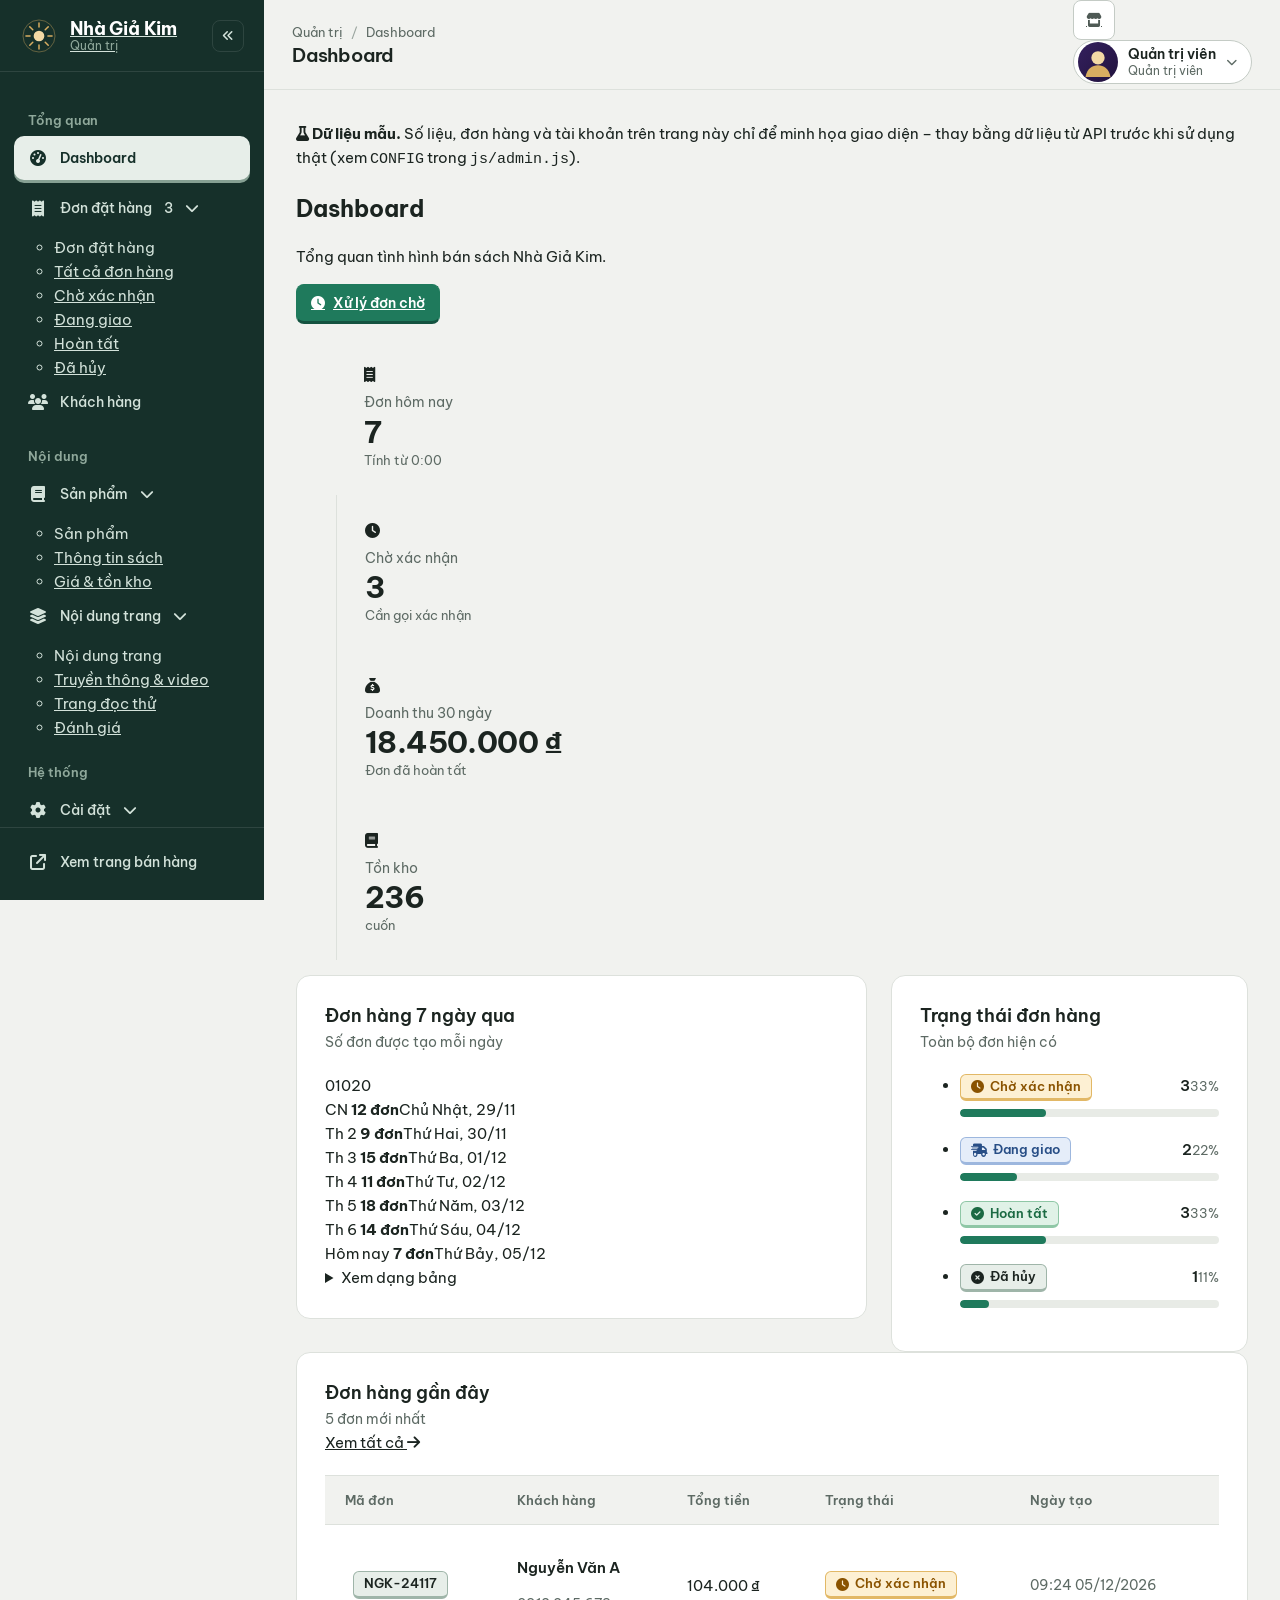
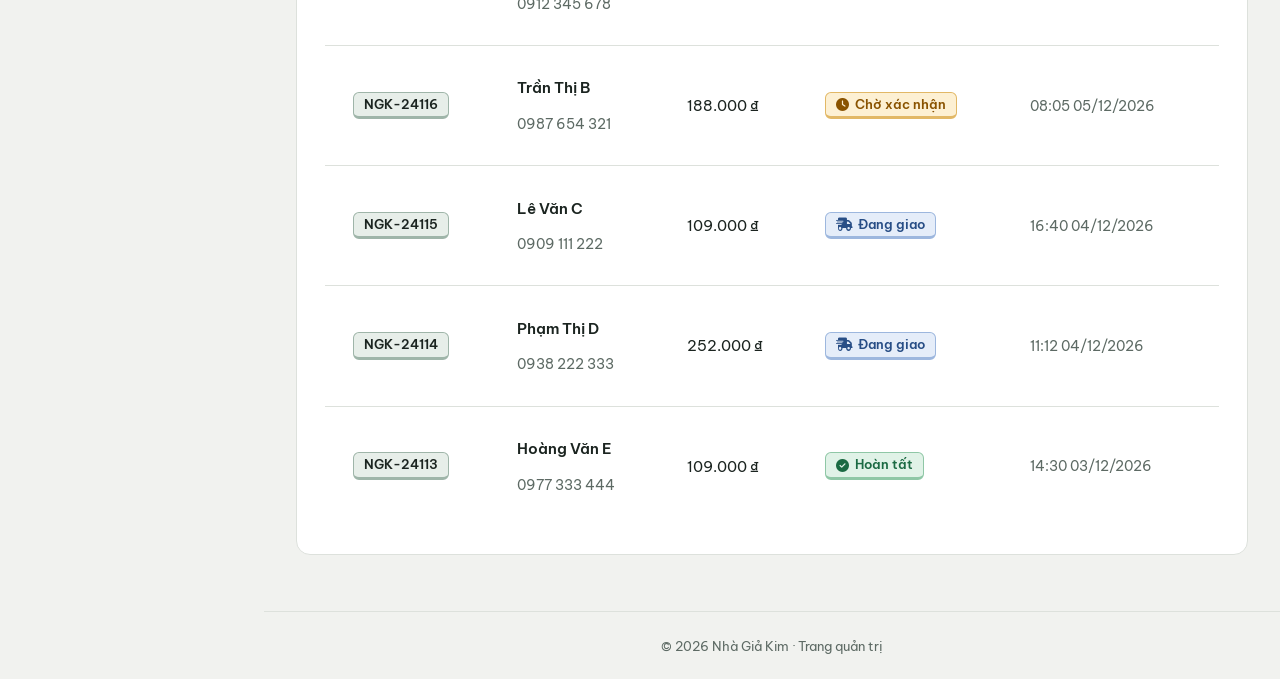
<file: WebBanCongNghe/wwwroot/admin.html>
<!doctype html>
<html lang="vi">
<head>
  <meta charset="utf-8">
  <meta name="viewport" content="width=device-width, initial-scale=1, viewport-fit=cover">
  <title>Quản trị | Nhà Giả Kim</title>
  <meta name="description" content="Trang quản trị Nhà Giả Kim – quản lý đơn hàng, nội dung và cài đặt.">
  <meta name="theme-color" content="#21123D">
  <meta name="robots" content="noindex, nofollow">

  <link rel="icon" href="images/admin/admin-logo.svg" type="image/svg+xml">

  <!-- Fonts -->
  <link rel="preconnect" href="https://fonts.googleapis.com">
  <link rel="preconnect" href="https://fonts.gstatic.com" crossorigin>
  <link rel="stylesheet" href="https://fonts.googleapis.com/css2?family=Be+Vietnam+Pro:wght@400;500;600;700;800&display=swap">

  <!-- Font Awesome -->
  <link rel="stylesheet" href="https://cdnjs.cloudflare.com/ajax/libs/font-awesome/6.5.2/css/all.min.css" crossorigin="anonymous" referrerpolicy="no-referrer">

  <!-- CSS riêng của trang quản trị (không dùng chung với landing page / login) -->
  <link rel="stylesheet" href="css/admin.css">

  <!-- Áp trạng thái menu thu gọn trước khi vẽ trang để tránh nháy giao diện -->
  <script>
    try { if (localStorage.getItem('ngk-admin-sidebar') === 'collapsed') document.documentElement.classList.add('sidebar-collapsed'); } catch (e) {}
  </script>
  <script src="js/admin.js" defer></script>
</head>

<!-- LƯU Ý: trang này chỉ là giao diện. Việc chặn truy cập khi chưa đăng nhập
     phải do backend đảm nhận (kiểm tra phiên ở server trước khi trả trang / dữ liệu). -->
<body class="admin-body">
  <a href="#admin-content" class="skip-link">Bỏ qua đến nội dung chính</a>

  <!-- ===================== SIDEBAR ===================== -->
  <aside id="sidebar" class="sidebar" aria-label="Menu quản trị">
    <div class="sidebar-head">
      <a href="#/dashboard" class="sidebar-brand" aria-label="Nhà Giả Kim – Dashboard">
        <img src="images/admin/admin-logo.svg" width="38" height="38" alt="">
        <span class="sidebar-brand__text">
          <span class="sidebar-brand__name">Nhà Giả Kim</span>
          <span class="sidebar-brand__sub">Quản trị</span>
        </span>
      </a>
      <button type="button" class="sidebar-collapse" data-sidebar-collapse aria-controls="sidebar"
              aria-expanded="true" aria-label="Thu gọn menu" title="Thu gọn menu">
        <i class="fa-solid fa-angles-left" aria-hidden="true"></i>
      </button>
    </div>

    <nav class="sidebar-nav" aria-label="Điều hướng quản trị">
      <!-- Menu tối đa 2 cấp: .nav-item > .nav-link (cấp 1) > .subnav > .subnav-link (cấp 2) -->
      <p class="nav-section">Tổng quan</p>
      <ul class="nav-list">
        <li class="nav-item">
          <a class="nav-link" href="#/dashboard" data-route="dashboard">
            <i class="nav-icon fa-solid fa-gauge-high" aria-hidden="true"></i>
            <span class="nav-label">Dashboard</span>
          </a>
        </li>
        <li class="nav-item has-sub">
          <button type="button" class="nav-link" data-sub-toggle aria-expanded="false" aria-controls="sub-orders">
            <i class="nav-icon fa-solid fa-receipt" aria-hidden="true"></i>
            <span class="nav-label">Đơn đặt hàng</span>
            <span class="nav-badge" data-pending-count></span>
            <i class="nav-caret fa-solid fa-chevron-down" aria-hidden="true"></i>
          </button>
          <ul id="sub-orders" class="subnav">
            <li class="subnav-title" aria-hidden="true">Đơn đặt hàng</li>
            <li><a class="subnav-link" href="#/orders" data-route="orders">Tất cả đơn hàng</a></li>
            <li><a class="subnav-link" href="#/orders/pending" data-route="orders/pending">Chờ xác nhận</a></li>
            <li><a class="subnav-link" href="#/orders/shipping" data-route="orders/shipping">Đang giao</a></li>
            <li><a class="subnav-link" href="#/orders/completed" data-route="orders/completed">Hoàn tất</a></li>
            <li><a class="subnav-link" href="#/orders/cancelled" data-route="orders/cancelled">Đã hủy</a></li>
          </ul>
        </li>
        <li class="nav-item">
          <a class="nav-link" href="#/customers" data-route="customers">
            <i class="nav-icon fa-solid fa-users" aria-hidden="true"></i>
            <span class="nav-label">Khách hàng</span>
          </a>
        </li>
      </ul>

      <p class="nav-section">Nội dung</p>
      <ul class="nav-list">
        <li class="nav-item has-sub">
          <button type="button" class="nav-link" data-sub-toggle aria-expanded="false" aria-controls="sub-product">
            <i class="nav-icon fa-solid fa-book" aria-hidden="true"></i>
            <span class="nav-label">Sản phẩm</span>
            <i class="nav-caret fa-solid fa-chevron-down" aria-hidden="true"></i>
          </button>
          <ul id="sub-product" class="subnav">
            <li class="subnav-title" aria-hidden="true">Sản phẩm</li>
            <li><a class="subnav-link" href="#/product/info" data-route="product/info">Thông tin sách</a></li>
            <li><a class="subnav-link" href="#/product/stock" data-route="product/stock">Giá &amp; tồn kho</a></li>
          </ul>
        </li>
        <li class="nav-item has-sub">
          <button type="button" class="nav-link" data-sub-toggle aria-expanded="false" aria-controls="sub-content">
            <i class="nav-icon fa-solid fa-layer-group" aria-hidden="true"></i>
            <span class="nav-label">Nội dung trang</span>
            <i class="nav-caret fa-solid fa-chevron-down" aria-hidden="true"></i>
          </button>
          <ul id="sub-content" class="subnav">
            <li class="subnav-title" aria-hidden="true">Nội dung trang</li>
            <li><a class="subnav-link" href="#/content/media" data-route="content/media">Truyền thông &amp; video</a></li>
            <li><a class="subnav-link" href="#/content/preview" data-route="content/preview">Trang đọc thử</a></li>
            <li><a class="subnav-link" href="#/content/reviews" data-route="content/reviews">Đánh giá</a></li>
          </ul>
        </li>
      </ul>

      <p class="nav-section">Hệ thống</p>
      <ul class="nav-list">
        <li class="nav-item has-sub">
          <button type="button" class="nav-link" data-sub-toggle aria-expanded="false" aria-controls="sub-settings">
            <i class="nav-icon fa-solid fa-gear" aria-hidden="true"></i>
            <span class="nav-label">Cài đặt</span>
            <i class="nav-caret fa-solid fa-chevron-down" aria-hidden="true"></i>
          </button>
          <ul id="sub-settings" class="subnav">
            <li class="subnav-title" aria-hidden="true">Cài đặt</li>
            <li><a class="subnav-link" href="#/settings/store" data-route="settings/store">Thông tin nhà sách</a></li>
            <li><a class="subnav-link" href="#/settings/shipping" data-route="settings/shipping">Phí giao hàng</a></li>
            <li><a class="subnav-link" href="#/settings/payment" data-route="settings/payment">Thanh toán</a></li>
          </ul>
        </li>
      </ul>
    </nav>

    <div class="sidebar-foot">
      <a class="nav-link" href="index.html" target="_blank" rel="noopener">
        <i class="nav-icon fa-solid fa-arrow-up-right-from-square" aria-hidden="true"></i>
        <span class="nav-label">Xem trang bán hàng</span>
      </a>
    </div>
  </aside>
  <div class="sidebar-overlay" data-sidebar-close hidden></div>

  <!-- ===================== KHU VỰC CHÍNH ===================== -->
  <div class="admin-main">

    <!-- Thanh menu ngang -->
    <header class="topbar">
      <button type="button" class="icon-btn topbar-menu" data-sidebar-open aria-controls="sidebar"
              aria-expanded="false" aria-label="Mở menu">
        <i class="fa-solid fa-bars" aria-hidden="true"></i>
      </button>

      <div class="topbar-title">
        <nav aria-label="Breadcrumb">
          <ol class="breadcrumb" data-breadcrumb></ol>
        </nav>
        <p class="topbar-heading" data-page-heading>Dashboard</p>
      </div>

      <div class="topbar-actions">
        <a href="index.html" target="_blank" rel="noopener" class="icon-btn topbar-hide-sm"
           aria-label="Xem trang bán hàng" title="Xem trang bán hàng">
          <i class="fa-solid fa-store" aria-hidden="true"></i>
        </a>

        <div class="profile">
          <button type="button" class="profile-btn" data-profile-toggle aria-haspopup="menu"
                  aria-expanded="false" aria-controls="profile-menu">
            <img src="images/admin/avatar-default.svg" width="40" height="40" alt="" data-user-avatar>
            <span class="profile-btn__text">
              <span class="profile-btn__name" data-user-name>—</span>
              <span class="profile-btn__role" data-user-role></span>
            </span>
            <i class="fa-solid fa-chevron-down profile-btn__caret" aria-hidden="true"></i>
          </button>

          <div id="profile-menu" class="profile-menu" role="menu" aria-label="Tài khoản" hidden>
            <div class="profile-menu__head">
              <img src="images/admin/avatar-default.svg" width="44" height="44" alt="" data-user-avatar>
              <div class="min-w-0">
                <p class="profile-menu__name" data-user-name>—</p>
                <p class="profile-menu__email" data-user-email></p>
              </div>
            </div>
            <a role="menuitem" href="#/profile" class="profile-menu__item">
              <i class="fa-regular fa-id-badge" aria-hidden="true"></i> Chỉnh sửa hồ sơ
            </a>
            <a role="menuitem" href="#/profile/password" class="profile-menu__item">
              <i class="fa-solid fa-key" aria-hidden="true"></i> Đổi mật khẩu
            </a>
            <a role="menuitem" href="#/settings/store" class="profile-menu__item">
              <i class="fa-solid fa-gear" aria-hidden="true"></i> Cài đặt
            </a>
            <hr class="profile-menu__sep">
            <button type="button" role="menuitem" class="profile-menu__item profile-menu__item--danger" data-logout>
              <i class="fa-solid fa-arrow-right-from-bracket" aria-hidden="true"></i> Đăng xuất
            </button>
          </div>
        </div>
      </div>
    </header>

    <!-- Nội dung chính của từng page -->
    <main id="admin-content" class="content" tabindex="-1">

      <div class="demo-notice" data-demo-notice>
        <i class="fa-solid fa-flask" aria-hidden="true"></i>
        <span><strong>Dữ liệu mẫu.</strong> Số liệu, đơn hàng và tài khoản trên trang này chỉ để minh họa giao diện –
          thay bằng dữ liệu từ API trước khi sử dụng thật (xem <code>CONFIG</code> trong <code>js/admin.js</code>).</span>
      </div>

      <!-- ========== DASHBOARD ========== -->
      <section class="page" data-page="dashboard" aria-labelledby="h-dashboard" hidden>
        <div class="page-head">
          <div>
            <h1 id="h-dashboard" class="page-title">Dashboard</h1>
            <p class="page-lead">Tổng quan tình hình bán sách Nhà Giả Kim.</p>
          </div>
          <a href="#/orders/pending" class="btn btn-primary btn-sm">
            <i class="fa-solid fa-clock" aria-hidden="true"></i> Xử lý đơn chờ
          </a>
        </div>

        <ul class="stat-grid" data-stats aria-label="Chỉ số chính"></ul>

        <div class="dash-grid">
          <article class="card">
            <header class="card-head">
              <div>
                <h2 class="card-title">Đơn hàng 7 ngày qua</h2>
                <p class="card-sub">Số đơn được tạo mỗi ngày</p>
              </div>
            </header>
            <div class="bar-chart" data-chart role="group" aria-label="Biểu đồ cột: số đơn hàng 7 ngày qua"></div>
            <details class="chart-table">
              <summary>Xem dạng bảng</summary>
              <table class="table table--compact">
                <caption class="sr-only">Số đơn hàng theo ngày trong 7 ngày qua</caption>
                <thead><tr><th scope="col">Ngày</th><th scope="col" class="num">Số đơn</th></tr></thead>
                <tbody data-chart-table></tbody>
              </table>
            </details>
          </article>

          <article class="card">
            <header class="card-head">
              <div>
                <h2 class="card-title">Trạng thái đơn hàng</h2>
                <p class="card-sub">Toàn bộ đơn hiện có</p>
              </div>
            </header>
            <ul class="status-list" data-status-list></ul>
          </article>
        </div>

        <article class="card">
          <header class="card-head">
            <div>
              <h2 class="card-title">Đơn hàng gần đây</h2>
              <p class="card-sub">5 đơn mới nhất</p>
            </div>
            <a href="#/orders" class="text-link text-link--sm">Xem tất cả <i class="fa-solid fa-arrow-right" aria-hidden="true"></i></a>
          </header>
          <div class="table-wrap">
            <table class="table">
              <thead>
                <tr>
                  <th scope="col">Mã đơn</th>
                  <th scope="col">Khách hàng</th>
                  <th scope="col" class="num">Tổng tiền</th>
                  <th scope="col">Trạng thái</th>
                  <th scope="col">Ngày tạo</th>
                </tr>
              </thead>
              <tbody data-recent-orders></tbody>
            </table>
          </div>
        </article>
      </section>

      <!-- ========== ĐƠN ĐẶT HÀNG ========== -->
      <section class="page" data-page="orders" aria-labelledby="h-orders" hidden>
        <div class="page-head">
          <div>
            <h1 id="h-orders" class="page-title">Đơn đặt hàng</h1>
            <p class="page-lead">Theo dõi và xử lý đơn hàng của khách.</p>
          </div>
        </div>

        <article class="card">
          <div class="toolbar">
            <nav class="tabs" aria-label="Lọc theo trạng thái" data-order-tabs></nav>
            <label class="search">
              <i class="fa-solid fa-magnifying-glass" aria-hidden="true"></i>
              <span class="sr-only">Tìm đơn hàng</span>
              <input type="search" class="form-control" placeholder="Mã đơn, tên, SĐT…" data-order-search>
            </label>
          </div>

          <div class="table-wrap">
            <table class="table">
              <thead>
                <tr>
                  <th scope="col">Mã đơn</th>
                  <th scope="col">Khách hàng</th>
                  <th scope="col">Tỉnh/Thành</th>
                  <th scope="col" class="num">SL</th>
                  <th scope="col" class="num">Tổng tiền</th>
                  <th scope="col">Thanh toán</th>
                  <th scope="col">Trạng thái</th>
                  <th scope="col">Ngày tạo</th>
                </tr>
              </thead>
              <tbody data-order-rows></tbody>
            </table>
          </div>
          <div class="empty-state" data-order-empty hidden>
            <img src="images/admin/empty-state.svg" width="200" height="140" alt="">
            <p class="empty-state__title">Không có đơn hàng phù hợp</p>
            <p class="empty-state__text">Thử đổi bộ lọc trạng thái hoặc từ khóa tìm kiếm.</p>
          </div>
          <p class="table-foot" data-order-count aria-live="polite"></p>
        </article>
      </section>

      <!-- ========== CÀI ĐẶT ========== -->
      <section class="page" data-page="settings" aria-labelledby="h-settings" hidden>
        <div class="page-head">
          <div>
            <h1 id="h-settings" class="page-title">Cài đặt</h1>
            <p class="page-lead">Thông tin hiển thị trên trang bán hàng và quy định đơn hàng.</p>
          </div>
        </div>

        <nav class="tabs tabs--links" aria-label="Mục cài đặt">
          <a class="tab" href="#/settings/store" data-route="settings/store">Thông tin nhà sách</a>
          <a class="tab" href="#/settings/shipping" data-route="settings/shipping">Phí giao hàng</a>
          <a class="tab" href="#/settings/payment" data-route="settings/payment">Thanh toán</a>
        </nav>

        <form class="card form-card" data-panel="settings/store" data-admin-form novalidate hidden>
          <h2 class="card-title">Thông tin nhà sách</h2>
          <p class="card-sub">Hiển thị ở footer trang bán hàng.</p>
          <div class="form-grid">
            <div>
              <label class="form-label" for="s-name">Tên nhà sách <span class="req" aria-hidden="true">*</span></label>
              <input id="s-name" name="name" class="form-control" required maxlength="100">
            </div>
            <div>
              <label class="form-label" for="s-phone">Số điện thoại <span class="req" aria-hidden="true">*</span></label>
              <input id="s-phone" name="phone" type="tel" class="form-control" required maxlength="16">
            </div>
            <div>
              <label class="form-label" for="s-email">Email</label>
              <input id="s-email" name="email" type="email" class="form-control" maxlength="100">
            </div>
            <div>
              <label class="form-label" for="s-hours">Giờ hoạt động</label>
              <input id="s-hours" name="hours" class="form-control" maxlength="100" placeholder="VD: 8:00 – 21:00, T2–CN">
            </div>
            <div class="span-2">
              <label class="form-label" for="s-address">Địa chỉ</label>
              <input id="s-address" name="address" class="form-control" maxlength="200">
            </div>
            <div class="span-2">
              <label class="form-label" for="s-about">Giới thiệu ngắn</label>
              <textarea id="s-about" name="about" rows="3" class="form-control" maxlength="300"></textarea>
            </div>
          </div>
          <div class="form-status" role="alert" data-form-status></div>
          <div class="form-actions">
            <button type="reset" class="btn btn-ghost">Hoàn tác</button>
            <button type="submit" class="btn btn-primary"><i class="fa-solid fa-floppy-disk" aria-hidden="true"></i> Lưu thay đổi</button>
          </div>
        </form>

        <form class="card form-card" data-panel="settings/shipping" data-admin-form novalidate hidden>
          <h2 class="card-title">Phí giao hàng</h2>
          <p class="card-sub">Áp dụng khi khách chọn tỉnh/thành trong form đặt hàng.</p>
          <div class="form-grid">
            <div>
              <label class="form-label" for="sh-inner">Nội thành (đ)</label>
              <input id="sh-inner" name="inner" type="number" min="0" step="1000" class="form-control">
            </div>
            <div>
              <label class="form-label" for="sh-outer">Tỉnh khác (đ)</label>
              <input id="sh-outer" name="outer" type="number" min="0" step="1000" class="form-control">
            </div>
            <div>
              <label class="form-label" for="sh-free">Miễn phí từ (đ)</label>
              <input id="sh-free" name="freeFrom" type="number" min="0" step="1000" class="form-control">
              <p class="field-hint">Để trống nếu không áp dụng.</p>
            </div>
            <div>
              <label class="form-label" for="sh-max">Số lượng tối đa / đơn</label>
              <input id="sh-max" name="maxQty" type="number" min="1" class="form-control">
            </div>
          </div>
          <div class="form-status" role="alert" data-form-status></div>
          <div class="form-actions">
            <button type="reset" class="btn btn-ghost">Hoàn tác</button>
            <button type="submit" class="btn btn-primary"><i class="fa-solid fa-floppy-disk" aria-hidden="true"></i> Lưu thay đổi</button>
          </div>
        </form>

        <form class="card form-card" data-panel="settings/payment" data-admin-form novalidate hidden>
          <h2 class="card-title">Thanh toán</h2>
          <p class="card-sub">Phương thức khách được chọn khi đặt hàng.</p>
          <div class="switch-list">
            <label class="switch">
              <input type="checkbox" name="cod" checked>
              <span class="switch__track" aria-hidden="true"></span>
              <span>
                <span class="switch__title">Thanh toán khi nhận hàng (COD)</span>
                <span class="switch__desc">Khách kiểm tra sách rồi thanh toán cho nhân viên giao hàng.</span>
              </span>
            </label>
            <label class="switch">
              <input type="checkbox" name="bankTransfer" checked>
              <span class="switch__track" aria-hidden="true"></span>
              <span>
                <span class="switch__title">Chuyển khoản ngân hàng</span>
                <span class="switch__desc">Hiển thị thông tin chuyển khoản/QR sau khi đơn được tạo.</span>
              </span>
            </label>
          </div>
          <div class="form-grid mt-24">
            <div>
              <label class="form-label" for="p-bank">Ngân hàng</label>
              <input id="p-bank" name="bankName" class="form-control" maxlength="100">
            </div>
            <div>
              <label class="form-label" for="p-account">Số tài khoản</label>
              <input id="p-account" name="accountNumber" class="form-control" inputmode="numeric" maxlength="30">
            </div>
            <div class="span-2">
              <label class="form-label" for="p-holder">Chủ tài khoản</label>
              <input id="p-holder" name="accountHolder" class="form-control" maxlength="100">
            </div>
          </div>
          <div class="form-status" role="alert" data-form-status></div>
          <div class="form-actions">
            <button type="reset" class="btn btn-ghost">Hoàn tác</button>
            <button type="submit" class="btn btn-primary"><i class="fa-solid fa-floppy-disk" aria-hidden="true"></i> Lưu thay đổi</button>
          </div>
        </form>
      </section>

      <!-- ========== HỒ SƠ CÁ NHÂN ========== -->
      <section class="page" data-page="profile" aria-labelledby="h-profile" hidden>
        <div class="page-head">
          <div>
            <h1 id="h-profile" class="page-title">Hồ sơ cá nhân</h1>
            <p class="page-lead">Thông tin tài khoản quản trị của bạn.</p>
          </div>
        </div>

        <nav class="tabs tabs--links" aria-label="Mục hồ sơ">
          <a class="tab" href="#/profile" data-route="profile">Thông tin</a>
          <a class="tab" href="#/profile/password" data-route="profile/password">Đổi mật khẩu</a>
        </nav>

        <form class="card form-card" data-panel="profile" data-admin-form novalidate hidden>
          <div class="avatar-edit">
            <img src="images/admin/avatar-default.svg" width="88" height="88" alt="Ảnh đại diện" data-user-avatar data-avatar-preview>
            <div>
              <p class="font-semibold">Ảnh đại diện</p>
              <p class="field-hint">PNG, JPG hoặc WebP, tối đa 2MB.</p>
              <label class="btn btn-ghost btn-sm mt-8">
                <i class="fa-solid fa-upload" aria-hidden="true"></i> Chọn ảnh
                <input type="file" name="avatar" accept="image/png,image/jpeg,image/webp" class="sr-only" data-avatar-input>
              </label>
            </div>
          </div>
          <div class="form-grid">
            <div>
              <label class="form-label" for="u-name">Họ và tên <span class="req" aria-hidden="true">*</span></label>
              <input id="u-name" name="fullName" class="form-control" required maxlength="100" autocomplete="name">
            </div>
            <div>
              <label class="form-label" for="u-email">Email <span class="req" aria-hidden="true">*</span></label>
              <input id="u-email" name="email" type="email" class="form-control" required maxlength="100" autocomplete="email">
            </div>
            <div>
              <label class="form-label" for="u-phone">Số điện thoại</label>
              <input id="u-phone" name="phone" type="tel" class="form-control" maxlength="16" autocomplete="tel">
            </div>
            <div>
              <label class="form-label" for="u-role">Vai trò</label>
              <input id="u-role" name="role" class="form-control" readonly aria-readonly="true">
            </div>
          </div>
          <div class="form-status" role="alert" data-form-status></div>
          <div class="form-actions">
            <button type="reset" class="btn btn-ghost">Hoàn tác</button>
            <button type="submit" class="btn btn-primary"><i class="fa-solid fa-floppy-disk" aria-hidden="true"></i> Lưu hồ sơ</button>
          </div>
        </form>

        <form class="card form-card form-card--narrow" data-panel="profile/password" data-admin-form data-password-form novalidate hidden>
          <h2 class="card-title">Đổi mật khẩu</h2>
          <p class="card-sub">Mật khẩu mới tối thiểu 8 ký tự.</p>
          <div class="form-stack">
            <div>
              <label class="form-label" for="pw-current">Mật khẩu hiện tại <span class="req" aria-hidden="true">*</span></label>
              <input id="pw-current" name="currentPassword" type="password" class="form-control" required autocomplete="current-password">
            </div>
            <div>
              <label class="form-label" for="pw-new">Mật khẩu mới <span class="req" aria-hidden="true">*</span></label>
              <input id="pw-new" name="newPassword" type="password" class="form-control" required minlength="8" autocomplete="new-password">
            </div>
            <div>
              <label class="form-label" for="pw-confirm">Nhập lại mật khẩu mới <span class="req" aria-hidden="true">*</span></label>
              <input id="pw-confirm" name="confirmPassword" type="password" class="form-control" required autocomplete="new-password">
            </div>
          </div>
          <div class="form-status" role="alert" data-form-status></div>
          <div class="form-actions">
            <button type="submit" class="btn btn-primary"><i class="fa-solid fa-key" aria-hidden="true"></i> Cập nhật mật khẩu</button>
          </div>
        </form>
      </section>

      <!-- ========== TRANG CHƯA TRIỂN KHAI ========== -->
      <section class="page" data-page="placeholder" aria-labelledby="h-placeholder" hidden>
        <div class="page-head">
          <div>
            <h1 id="h-placeholder" class="page-title" data-placeholder-title></h1>
          </div>
        </div>
        <article class="card empty-state empty-state--card">
          <img src="images/admin/empty-state.svg" width="200" height="140" alt="">
          <p class="empty-state__title">Trang đang được xây dựng</p>
          <p class="empty-state__text">Chức năng này sẽ có khi kết nối với backend.</p>
          <a href="#/dashboard" class="btn btn-ghost btn-sm mt-16">Về Dashboard</a>
        </article>
      </section>

      <!-- ========== 404 ========== -->
      <section class="page" data-page="not-found" aria-labelledby="h-404" hidden>
        <article class="card empty-state empty-state--card">
          <img src="images/admin/empty-state.svg" width="200" height="140" alt="">
          <h1 id="h-404" class="empty-state__title">Không tìm thấy trang</h1>
          <p class="empty-state__text">Đường dẫn không tồn tại hoặc đã bị đổi.</p>
          <a href="#/dashboard" class="btn btn-primary btn-sm mt-16">Về Dashboard</a>
        </article>
      </section>
    </main>

    <footer class="admin-footer">© <span data-year></span> Nhà Giả Kim · Trang quản trị</footer>
  </div>
</body>
</html>
</file>
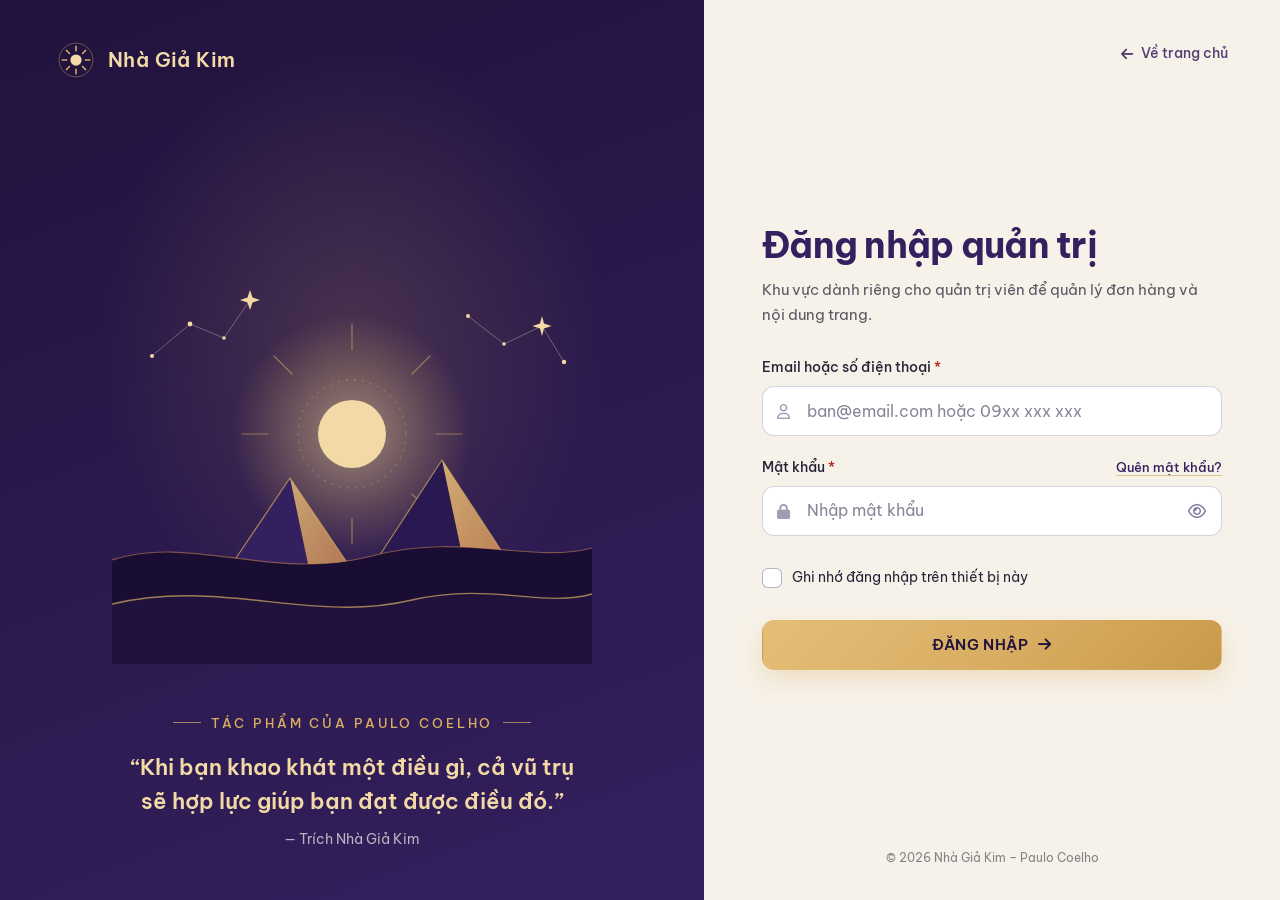
<file: WebBanCongNghe/wwwroot/login.html>
<!doctype html>
<html lang="vi">
<head>
  <meta charset="utf-8">
  <meta name="viewport" content="width=device-width, initial-scale=1, viewport-fit=cover">
  <title>Đăng nhập quản trị | Nhà Giả Kim</title>
  <meta name="description" content="Trang đăng nhập dành cho quản trị viên Nhà Giả Kim.">
  <meta name="theme-color" content="#21123D">
  <meta name="robots" content="noindex, nofollow">

  <link rel="icon" href="images/login/login-logo.svg" type="image/svg+xml">

  <!-- Fonts -->
  <link rel="preconnect" href="https://fonts.googleapis.com">
  <link rel="preconnect" href="https://fonts.gstatic.com" crossorigin>
  <link rel="stylesheet" href="https://fonts.googleapis.com/css2?family=Be+Vietnam+Pro:wght@400;500;600;700;800&display=swap">

  <!-- Font Awesome -->
  <link rel="stylesheet" href="https://cdnjs.cloudflare.com/ajax/libs/font-awesome/6.5.2/css/all.min.css" crossorigin="anonymous" referrerpolicy="no-referrer">

  <!-- CSS riêng của trang đăng nhập (không dùng chung với landing page) -->
  <link rel="stylesheet" href="css/login.css">

  <script src="js/login.js" defer></script>
</head>

<body class="login-body">
  <a href="#login-form" class="skip-link">Bỏ qua đến form đăng nhập</a>

  <div class="login-shell">

    <!-- ===================== PANEL TRANG TRÍ ===================== -->
    <aside class="login-art" aria-hidden="true">
      <div class="login-art__inner">
        <a href="index.html" class="login-brand" tabindex="-1">
          <img src="images/login/login-logo.svg" width="40" height="40" alt="">
          <span>Nhà Giả Kim</span>
        </a>

        <img class="login-art__img" src="images/login/login-illustration.svg" width="480" height="400" alt="">

        <div class="login-art__copy">
          <p class="eyebrow">Tác phẩm của Paulo Coelho</p>
          <blockquote class="login-quote">
            “Khi bạn khao khát một điều gì, cả vũ trụ sẽ hợp lực giúp bạn đạt được điều đó.”
          </blockquote>
          <p class="login-quote__cite">— Trích <cite>Nhà Giả Kim</cite></p>
        </div>
      </div>
    </aside>

    <!-- ===================== FORM ===================== -->
    <main class="login-main">
      <div class="login-topbar">
        <a href="index.html" class="login-brand login-brand--mobile">
          <img src="images/login/login-logo.svg" width="36" height="36" alt="">
          <span>Nhà Giả Kim</span>
        </a>
        <a href="index.html" class="login-back">
          <i class="fa-solid fa-arrow-left" aria-hidden="true"></i> Về trang chủ
        </a>
      </div>

      <section class="login-card" aria-labelledby="login-title">
        <h1 id="login-title" class="login-title">Đăng nhập quản trị</h1>
        <p class="login-lead">Khu vực dành riêng cho quản trị viên để quản lý đơn hàng và nội dung trang.</p>

        <form id="login-form" class="login-form" novalidate>
          <div class="form-group">
            <label class="form-label" for="f-identifier">Email hoặc số điện thoại <span class="req" aria-hidden="true">*</span></label>
            <div class="input-wrap">
              <i class="fa-regular fa-user input-icon" aria-hidden="true"></i>
              <input id="f-identifier" name="identifier" type="text" class="form-control" autocomplete="username"
                     inputmode="email" maxlength="100" required aria-describedby="e-identifier"
                     placeholder="ban@email.com hoặc 09xx xxx xxx">
            </div>
            <p id="e-identifier" class="field-error"></p>
          </div>

          <div class="form-group">
            <div class="label-row">
              <label class="form-label" for="f-password">Mật khẩu <span class="req" aria-hidden="true">*</span></label>
              <!-- TODO: trỏ tới trang quên mật khẩu thật -->
              <a href="#" class="text-link text-link--sm">Quên mật khẩu?</a>
            </div>
            <div class="input-wrap">
              <i class="fa-solid fa-lock input-icon" aria-hidden="true"></i>
              <input id="f-password" name="password" type="password" class="form-control form-control--toggle"
                     autocomplete="current-password" maxlength="128" required
                     aria-describedby="e-password h-capslock" placeholder="Nhập mật khẩu">
              <button type="button" class="pw-toggle" data-pw-toggle aria-controls="f-password"
                      aria-pressed="false" aria-label="Hiện mật khẩu">
                <i class="fa-regular fa-eye" aria-hidden="true"></i>
              </button>
            </div>
            <p id="h-capslock" class="field-hint field-hint--warn" hidden>
              <i class="fa-solid fa-triangle-exclamation" aria-hidden="true"></i> Caps Lock đang bật
            </p>
            <p id="e-password" class="field-error"></p>
          </div>

          <label class="check">
            <input type="checkbox" name="remember" value="1">
            <span class="check__box" aria-hidden="true"><i class="fa-solid fa-check"></i></span>
            <span>Ghi nhớ đăng nhập trên thiết bị này</span>
          </label>

          <div id="login-status" class="form-status" role="alert"></div>

          <button type="submit" class="btn btn-primary btn-block" data-submit>
            <span data-submit-label>Đăng nhập</span>
            <i class="fa-solid fa-arrow-right" aria-hidden="true"></i>
          </button>
        </form>
      </section>

      <p class="login-footer">© <span data-year></span> Nhà Giả Kim – Paulo Coelho</p>
    </main>
  </div>
</body>
</html>
</file>
<file: WebBanCongNghe/wwwroot/css/admin.css>
/* =========================================================
   CYBERCRAFT ADMIN CENTER
   Nền giấy xám xanh + thân case xanh rêu đậm. Mọi nhãn trạng thái,
   mã đơn và mục menu đang chọn đều vẽ như một phím keycap (viền dưới dày).
   ========================================================= */

:root {
    /* Màu nền và chữ */
    --paper: #f1f2ef;
    --paper-2: #e8ebe6;
    --surface: #ffffff;
    --ink: #1b2420;
    --ink-2: #4f5a55;
    --muted: #5d6a64;
    --line: #dde1dc;
    --line-strong: #c4cbc5;
    /* Thân case (sidebar) */
    --case: #16302a;
    --case-ink: #d3e2da;
    --case-muted: #8fa89b;
    --case-line: rgba(255, 255, 255, 0.1);
    /* Keycap trung tính và màu chủ đạo */
    --key: #e7eee9;
    --key-edge: #9fb5a9;
    --primary: #1f7a5c;
    --primary-edge: #145340;
    /* Bốn sắc thái trạng thái: chữ, nền, viền */
    --warn: #8a5300;
    --warn-bg: #fdf0d3;
    --warn-edge: #e2b866;
    --info: #284e86;
    --info-bg: #e5edf9;
    --info-edge: #9db7de;
    --good: #1b6a43;
    --good-bg: #e0f2e7;
    --good-edge: #8fc7a6;
    --bad: #a82f2a;
    --bad-bg: #fbe7e5;
    --bad-edge: #e3a09b;
    --font-body: "Be Vietnam Pro", system-ui, -apple-system, "Segoe UI", sans-serif;
    --font-display: "Bricolage Grotesque", "Be Vietnam Pro", system-ui, sans-serif;
    --sidebar-w: 264px;
    --topbar-h: 72px;
    --r-card: 14px;
    --r-ctl: 8px;
}

body.sidebar-collapsed {
    --sidebar-w: 76px;
}

*, *::before, *::after {
    box-sizing: border-box;
}

[hidden] {
    display: none;
}

body {
    margin: 0;
    font-family: var(--font-body);
    font-size: 15px;
    line-height: 1.6;
    color: var(--ink);
    background: var(--paper);
    -webkit-font-smoothing: antialiased;
}

a {
    color: inherit;
}

:focus-visible {
    outline: 2px solid var(--primary);
    outline-offset: 2px;
}

/* ---------- 1. SIDEBAR ---------- */
.sidebar {
    position: fixed;
    inset: 0 auto 0 0;
    z-index: 50;
    display: flex;
    flex-direction: column;
    width: var(--sidebar-w);
    background: var(--case);
    color: var(--case-ink);
    transition: width .2s ease-out;
}

.sidebar-head {
    display: flex;
    align-items: center;
    justify-content: space-between;
    min-height: var(--topbar-h);
    padding: 0 20px;
    border-bottom: 1px solid var(--case-line);
}

.sidebar-brand__name {
    font-family: var(--font-display);
    font-size: 20px;
    font-weight: 700;
    letter-spacing: -0.01em;
    color: #ffffff;
}

.sidebar-brand__sub {
    font-size: 13px;
    color: var(--case-muted);
}

.sidebar-nav {
    flex: 1;
    overflow-y: auto;
    padding: 16px 14px 24px;
}

.nav-section {
    margin: 24px 14px 8px;
    font-size: 13px;
    font-weight: 600;
    color: var(--case-muted);
}

.nav-link {
    display: flex;
    align-items: center;
    gap: 12px;
    width: 100%;
    min-height: 44px;
    margin-bottom: 6px;
    padding: 10px 14px;
    border: 0;
    border-radius: 10px;
    background: transparent;
    color: var(--case-ink);
    font: 500 14.5px/1.4 var(--font-body);
    text-align: left;
    text-decoration: none;
    cursor: pointer;
    transition: background-color .15s ease-out;
}

    .nav-link:hover {
        background: rgba(255, 255, 255, 0.07);
    }

    /* Mục đang chọn là một phím đã nhấn: nền sáng, cạnh dưới dày */
    .nav-link.is-active {
        background: var(--key);
        color: var(--case);
        font-weight: 600;
        box-shadow: 0 3px 0 #86a093;
    }

.nav-icon {
    width: 20px;
    flex-shrink: 0;
    font-size: 16px;
    text-align: center;
}

body.sidebar-collapsed .sidebar-brand__name,
body.sidebar-collapsed .sidebar-brand__sub,
body.sidebar-collapsed .nav-section {
    display: none;
}

body.sidebar-collapsed .sidebar-head {
    justify-content: center;
    padding: 0;
}

/* font-size 0 ẩn chữ trong nút mà không cần biết thẻ bao chữ */
body.sidebar-collapsed .nav-link {
    justify-content: center;
    padding: 10px;
    font-size: 0;
    gap: 0;
}

body.sidebar-collapsed .nav-icon {
    font-size: 17px;
}

/* ---------- 2. KHUNG CHÍNH VÀ TOPBAR ---------- */
.admin-main {
    display: flex;
    flex-direction: column;
    min-height: 100vh;
    margin-left: var(--sidebar-w);
    transition: margin-left .2s ease-out;
}

.topbar {
    position: sticky;
    top: 0;
    z-index: 40;
    display: flex;
    align-items: center;
    justify-content: space-between;
    gap: 16px;
    min-height: var(--topbar-h);
    padding: 0 32px;
    background: rgba(241, 242, 239, 0.92);
    backdrop-filter: blur(8px);
    border-bottom: 1px solid var(--line);
}

.topbar-heading {
    margin: 0;
    font-family: var(--font-display);
    font-size: 22px;
    font-weight: 600;
    line-height: 1.25;
    letter-spacing: -0.01em;
    color: var(--ink);
}

.breadcrumb {
    display: flex;
    gap: 8px;
    margin: 0 0 2px;
    padding: 0;
    list-style: none;
    font-size: 13px;
    color: var(--muted);
}

    .breadcrumb li + li::before {
        content: "/";
        margin-right: 8px;
        color: #9aa59f;
    }

/* Menu hồ sơ: cần phần tử cha có position: relative */
#admin-profile-menu {
    position: absolute;
    right: 0;
    top: calc(100% + 8px);
    z-index: 60;
    min-width: 208px;
    padding: 6px;
    background: var(--surface);
    border: 1px solid var(--line);
    border-radius: 12px;
    box-shadow: 0 12px 32px rgba(22, 48, 42, 0.16);
}

    #admin-profile-menu a,
    #admin-profile-menu button {
        display: flex;
        align-items: center;
        gap: 10px;
        width: 100%;
        min-height: 40px;
        padding: 8px 12px;
        border: 0;
        border-radius: 8px;
        background: transparent;
        color: var(--ink);
        font: 500 14px var(--font-body);
        text-align: left;
        text-decoration: none;
        cursor: pointer;
    }

        #admin-profile-menu a:hover,
        #admin-profile-menu button:hover {
            background: var(--paper);
        }

.content {
    flex: 1;
    width: 100%;
    max-width: 1280px;
    padding: 32px 32px 56px;
}

.admin-module > * + * {
    margin-top: 24px;
}

/* ---------- 3. DASHBOARD ---------- */
/* Một khối chia 4 ô bằng đường kẻ dọc. Ô doanh thu rộng hơn vì là số được xem đầu tiên. */
.ledger {
    display: grid;
    grid-template-columns: 1.5fr 1fr 1fr 1fr;
    background: var(--surface);
    border: 1px solid var(--line);
    border-radius: var(--r-card);
}

.stat {
    display: flex;
    flex-direction: column;
    gap: 4px;
    min-width: 0;
    padding: 24px 28px;
}

    .stat + .stat {
        border-left: 1px solid var(--line);
    }

.stat-label {
    margin: 0;
    font-size: 14px;
    color: var(--muted);
}

.stat-value {
    margin: 0;
    font-family: var(--font-display);
    font-size: 30px;
    font-weight: 700;
    line-height: 1.2;
    letter-spacing: -0.02em;
    font-variant-numeric: tabular-nums;
    overflow-wrap: anywhere;
}

.stat--lead .stat-value {
    font-size: 40px;
    color: var(--primary);
}

.stat-value--warn {
    color: var(--warn);
}

.stat-note {
    margin: 0;
    font-size: 13px;
    color: var(--muted);
}

.dash-grid {
    display: grid;
    grid-template-columns: minmax(0, 1.6fr) minmax(0, 1fr);
    gap: 24px;
    align-items: start;
}

.status-list {
    display: grid;
    gap: 20px;
}

.status-row__head {
    display: flex;
    align-items: baseline;
    justify-content: space-between;
    gap: 12px;
    margin-bottom: 8px;
    font-size: 14.5px;
}

.status-row__count {
    font-weight: 600;
    font-variant-numeric: tabular-nums;
}

    .status-row__count small {
        font-weight: 400;
        color: var(--muted);
        font-size: 13px;
    }

.meter {
    height: 8px;
    border-radius: 4px;
    background: var(--paper-2);
    overflow: hidden;
}

    .meter > span {
        display: block;
        height: 100%;
        border-radius: 4px;
        background: var(--primary);
    }

.action-list {
    display: grid;
    gap: 12px;
}

/* ---------- 4. CARD ---------- */
.card {
    padding: 28px;
    background: var(--surface);
    border: 1px solid var(--line);
    border-radius: var(--r-card);
}

.card-head {
    margin-bottom: 20px;
}

.card-title {
    margin: 0;
    font-family: var(--font-display);
    font-size: 18px;
    font-weight: 600;
    line-height: 1.3;
}

.card-sub {
    margin: 4px 0 0;
    font-size: 14px;
    color: var(--muted);
}

.card--table {
    padding: 0;
    overflow: hidden;
}

    .card--table .card-head {
        margin: 0;
        padding: 24px 28px 16px;
    }

.card--form {
    max-width: 720px;
}

/* ---------- 5. THANH CÔNG CỤ ---------- */
.toolbar {
    display: flex;
    flex-wrap: wrap;
    align-items: center;
    justify-content: space-between;
    gap: 16px;
}

.search {
    position: relative;
    flex: 1 1 280px;
    max-width: 380px;
}

    .search > i {
        position: absolute;
        left: 14px;
        top: 50%;
        transform: translateY(-50%);
        color: var(--muted);
        pointer-events: none;
    }

    .search .form-control {
        padding-left: 40px;
    }

.tabs {
    display: flex;
    flex-wrap: wrap;
    gap: 8px;
}

.tab {
    min-height: 40px;
    padding: 8px 16px;
    border: 1px solid var(--line-strong);
    border-radius: var(--r-ctl);
    background: var(--surface);
    color: var(--ink-2);
    font: 500 14px var(--font-body);
    cursor: pointer;
    transition: background-color .15s ease-out;
}

    .tab:hover {
        background: var(--paper-2);
    }

    .tab.is-active {
        background: var(--case);
        border-color: var(--case);
        color: #ffffff;
        font-weight: 600;
    }

/* ---------- 6. BẢNG ---------- */
.table-wrap {
    overflow-x: auto;
}

.table {
    width: 100%;
    min-width: 760px;
    border-collapse: collapse;
    font-size: 14.5px;
    text-align: left;
}

    .table th {
        padding: 14px 20px;
        font-size: 13px;
        font-weight: 600;
        color: var(--muted);
        white-space: nowrap;
        background: var(--paper);
        border-top: 1px solid var(--line);
        border-bottom: 1px solid var(--line);
    }

    .card--table .table-wrap > .table th:first-child,
    .table td:first-child {
        padding-left: 28px;
    }

    .table th:last-child,
    .table td:last-child {
        padding-right: 28px;
    }

    .table td {
        padding: 16px 20px;
        vertical-align: middle;
        border-bottom: 1px solid var(--line);
    }

    .table tbody tr:last-child td {
        border-bottom: 0;
    }

    .table tbody tr:hover {
        background: #f7f8f6;
    }

    .table .num {
        font-variant-numeric: tabular-nums;
        white-space: nowrap;
    }

.text-right {
    text-align: right;
}

.nowrap {
    white-space: nowrap;
}

.cell-main {
    font-weight: 600;
}

.cell-sub {
    margin-top: 2px;
    font-size: 13.5px;
    color: var(--muted);
}

/* Cắt chữ dài ở 2 hoặc 3 dòng để hàng không phình theo nội dung */
.clamp {
    display: -webkit-box;
    -webkit-box-orient: vertical;
    -webkit-line-clamp: 2;
    max-width: 320px;
    overflow: hidden;
}

.clamp--3 {
    -webkit-line-clamp: 3;
    max-width: 420px;
}

.thumb {
    width: 48px;
    height: 48px;
    border-radius: 8px;
    object-fit: cover;
    background: var(--paper-2);
}

.logo-thumb {
    height: 32px;
    max-width: 96px;
    object-fit: contain;
}

.price-old {
    color: var(--muted);
}

.price-new {
    font-weight: 600;
    color: var(--primary);
}

.stars {
    color: #a8680f;
    letter-spacing: 2px;
    white-space: nowrap;
}

    .stars .off {
        color: #c3cac5;
    }

.row-actions {
    display: inline-flex;
    gap: 8px;
}

/* ---------- 7. KEYCAP: NHÃN, MÃ ĐƠN, TRẠNG THÁI ---------- */
.keycap, .badge, .order-code {
    display: inline-flex;
    align-items: center;
    gap: 6px;
    padding: 2px 10px;
    border: 1px solid var(--key-edge);
    border-bottom-width: 3px;
    border-radius: 6px;
    background: var(--key);
    color: var(--ink);
    font-size: 13px;
    font-weight: 600;
    line-height: 1.5;
    white-space: nowrap;
    font-variant-numeric: tabular-nums;
}

.badge--info {
    background: var(--info-bg);
    color: var(--info);
    border-color: var(--info-edge);
}

.badge--warn {
    background: var(--warn-bg);
    color: var(--warn);
    border-color: var(--warn-edge);
}

.badge--good {
    background: var(--good-bg);
    color: var(--good);
    border-color: var(--good-edge);
}

.badge--bad {
    background: var(--bad-bg);
    color: var(--bad);
    border-color: var(--bad-edge);
}

/* ---------- 8. NÚT VÀ Ô NHẬP ---------- */
.btn {
    display: inline-flex;
    align-items: center;
    justify-content: center;
    gap: 8px;
    min-height: 44px;
    padding: 10px 18px;
    border: 1px solid transparent;
    border-radius: var(--r-ctl);
    font: 600 14.5px/1.3 var(--font-body);
    cursor: pointer;
    transition: background-color .15s ease-out, border-color .15s ease-out;
}

.btn-primary {
    background: var(--primary);
    border-color: var(--primary);
    border-bottom: 3px solid var(--primary-edge);
    color: #ffffff;
}

    .btn-primary:hover {
        background: #1a6a50;
    }

    .btn-primary:active {
        border-bottom-width: 1px;
        transform: translateY(2px);
    }

.btn-ghost {
    background: var(--surface);
    border-color: var(--line-strong);
    color: var(--ink);
}

    .btn-ghost:hover {
        background: var(--paper-2);
    }

.btn-sm {
    min-height: 40px;
    padding: 8px 14px;
    font-size: 14px;
}

.btn--block {
    width: 100%;
    justify-content: flex-start;
}

.icon-btn {
    display: inline-flex;
    align-items: center;
    justify-content: center;
    gap: 8px;
    min-width: 40px;
    min-height: 40px;
    padding: 0 12px;
    border: 1px solid var(--line-strong);
    border-radius: var(--r-ctl);
    background: var(--surface);
    color: var(--ink-2);
    font: 500 14px var(--font-body);
    cursor: pointer;
    transition: background-color .15s ease-out;
}

    .icon-btn:hover {
        background: var(--paper-2);
        color: var(--ink);
    }

.icon-btn--danger {
    color: var(--bad);
}

    .icon-btn--danger:hover {
        background: var(--bad-bg);
        color: var(--bad);
    }

@media (pointer: coarse) {
    .icon-btn, .tab {
        min-width: 44px;
        min-height: 44px;
    }
}

.form-label {
    display: block;
    margin-bottom: 6px;
    font-size: 14px;
    font-weight: 600;
}

    .form-label .req {
        color: var(--bad);
    }

.form-hint {
    margin: 6px 0 0;
    font-size: 13px;
    color: var(--muted);
}

.form-control {
    width: 100%;
    min-height: 44px;
    padding: 10px 14px;
    border: 1px solid var(--line-strong);
    border-radius: var(--r-ctl);
    background: #ffffff;
    color: var(--ink);
    font: inherit;
}

textarea.form-control {
    min-height: 120px;
    line-height: 1.5;
    resize: vertical;
}

.form-control::placeholder {
    color: #77827c;
}

.form-control:focus-visible {
    outline: none;
    border-color: var(--primary);
    box-shadow: 0 0 0 3px rgba(31, 122, 92, 0.2);
}

.form-stack {
    display: grid;
    gap: 20px;
}

.form-grid {
    display: grid;
    grid-template-columns: repeat(2, minmax(0, 1fr));
    gap: 20px;
}

    .form-grid .span-2 {
        grid-column: 1 / -1;
    }

/* Ô chọn trạng thái trong bảng đơn: vạch trái đổi màu theo trạng thái */
.status-select {
    min-width: 148px;
    min-height: 40px;
    padding: 6px 10px;
    font-size: 14px;
    font-weight: 500;
    border-left-width: 4px;
}

    .status-select[data-tone="warn"] {
        border-left-color: var(--warn-edge);
    }

    .status-select[data-tone="info"] {
        border-left-color: var(--info-edge);
    }

    .status-select[data-tone="good"] {
        border-left-color: var(--good-edge);
    }

    .status-select[data-tone="bad"] {
        border-left-color: var(--bad-edge);
    }

/* ---------- 9. HỘP THOẠI ---------- */
.modal {
    width: min(92vw, 640px);
    max-height: 90vh;
    padding: 0;
    border: 0;
    border-radius: 16px;
    background: var(--surface);
    color: var(--ink);
    box-shadow: 0 24px 64px rgba(16, 32, 28, 0.3);
    overflow: auto;
}

.modal--narrow {
    width: min(92vw, 460px);
}

.modal::backdrop {
    background: rgba(16, 32, 28, 0.5);
}

.modal[open] {
    animation: modal-in .16s ease-out;
}

.modal__panel {
    position: relative;
    padding: 28px 32px 32px;
}

.modal__close {
    position: absolute;
    top: 16px;
    right: 16px;
}

.modal__title {
    margin: 0 48px 24px 0;
    font-family: var(--font-display);
    font-size: 21px;
    font-weight: 600;
    line-height: 1.3;
}

.modal__actions {
    display: flex;
    justify-content: flex-end;
    gap: 12px;
    margin-top: 28px;
    padding-top: 20px;
    border-top: 1px solid var(--line);
}

/* ---------- 10. TRẠNG THÁI RỖNG, LỖI, ĐANG TẢI ---------- */
.state {
    padding: 48px 24px;
    text-align: center;
}

.state-title {
    margin: 0;
    font-weight: 600;
}

.state-text {
    max-width: 44ch;
    margin: 6px auto 20px;
    color: var(--muted);
}

.state--error .state-title {
    color: var(--bad);
}

.skeleton {
    display: block;
    height: 14px;
    width: 70%;
    border-radius: 6px;
    background: linear-gradient(90deg, #e4e8e3 25%, #f0f2ef 50%, #e4e8e3 75%);
    background-size: 200% 100%;
    animation: shimmer 1.2s linear infinite;
}

.skeleton-row td:nth-child(3n+1) .skeleton {
    width: 90%;
}

.skeleton-row td:nth-child(3n+2) .skeleton {
    width: 60%;
}

/* ---------- 11. FOOTER ---------- */
.admin-footer {
    padding: 24px;
    text-align: center;
    font-size: 13px;
    color: var(--muted);
    border-top: 1px solid var(--line);
}

/* ---------- 13. THANH BÊN, TOPBAR, THẺ ADMIN ---------- */
.nav-list {
    margin: 0;
    padding: 0;
    list-style: none;
}

.nav-item {
    list-style: none;
}

.sidebar-brand {
    display: flex;
    align-items: center;
    gap: 12px;
    min-width: 0;
}

/* Logo là một phím nhỏ, cùng ngôn ngữ với mục menu đang chọn */
.brand-mark {
    display: grid;
    place-items: center;
    flex-shrink: 0;
    width: 36px;
    height: 36px;
    border-radius: 8px;
    border-bottom: 3px solid #86a093;
    background: var(--key);
    color: var(--case);
    font-size: 15px;
}

.sidebar-brand__text {
    display: flex;
    flex-direction: column;
    min-width: 0;
    line-height: 1.2;
}

.sidebar-brand__name {
    font-size: 18px;
}

.sidebar-brand__sub {
    font-size: 12px;
}

.sidebar-collapse {
    display: grid;
    place-items: center;
    flex-shrink: 0;
    width: 32px;
    height: 32px;
    border: 1px solid var(--case-line);
    border-radius: 8px;
    background: transparent;
    color: var(--case-ink);
    font-size: 12px;
    cursor: pointer;
    transition: background-color .15s ease-out;
}

    .sidebar-collapse:hover {
        background: rgba(255, 255, 255, 0.08);
    }

    .sidebar-collapse i {
        transition: transform .2s ease-out;
    }

body.sidebar-collapsed .sidebar-collapse i {
    transform: rotate(180deg);
}

.nav-section {
    margin: 22px 14px 6px;
    font-size: 12.5px;
    font-weight: 600;
    color: var(--case-muted);
}

.nav-link {
    font-size: 14px;
    line-height: 1.35;
    text-decoration: none;
}

.sidebar-foot {
    padding: 12px 14px 16px;
    border-top: 1px solid var(--case-line);
}

    .sidebar-foot .nav-link {
        margin: 0;
    }

body.sidebar-collapsed .sidebar-brand,
body.sidebar-collapsed .nav-label {
    display: none;
}

body.sidebar-collapsed .sidebar-head {
    flex-direction: column;
    justify-content: center;
    gap: 8px;
    padding: 12px 0;
}

.sidebar-scrim {
    display: none;
    position: fixed;
    inset: 0;
    z-index: 45;
    background: rgba(16, 32, 28, 0.5);
}

.skip-link {
    position: absolute;
    left: -9999px;
    top: 8px;
    z-index: 100;
    padding: 8px 14px;
    border-radius: 8px;
    background: var(--surface);
    color: var(--ink);
    font-size: 14px;
}

    .skip-link:focus {
        left: 12px;
    }

.topbar {
    justify-content: flex-start;
    gap: 16px;
    min-height: 64px;
    padding: 0 28px;
}

.topbar-menu {
    display: none;
}

.topbar-title {
    min-width: 0;
    margin-right: auto;
}

.topbar-actions {
    margin-left: auto;
}

.topbar-heading {
    font-size: 19px;
}

.breadcrumb {
    font-size: 12.5px;
}

    .breadcrumb a {
        text-decoration: none;
    }

        .breadcrumb a:hover {
            text-decoration: underline;
        }

.profile {
    position: relative;
}

.profile-btn {
    display: inline-flex;
    align-items: center;
    gap: 10px;
    height: 44px;
    padding: 4px 14px 4px 4px;
    border: 1px solid var(--line-strong);
    border-radius: 999px;
    background: var(--surface);
    color: var(--ink);
    font: inherit;
    cursor: pointer;
    transition: background-color .15s ease-out;
}

    .profile-btn:hover {
        background: var(--paper-2);
    }

.profile-btn__avatar {
    display: grid;
    place-items: center;
    flex-shrink: 0;
    width: 34px;
    height: 34px;
    border-radius: 50%;
    background: var(--case);
    color: #ffffff;
    font: 700 15px/1 var(--font-display);
}

.profile-btn__text {
    display: flex;
    flex-direction: column;
    align-items: flex-start;
    min-width: 0;
    max-width: 190px;
    line-height: 1.25;
    text-align: left;
}

.profile-btn__name {
    max-width: 100%;
    overflow: hidden;
    text-overflow: ellipsis;
    white-space: nowrap;
    font-size: 14px;
    font-weight: 600;
}

.profile-btn__role {
    font-size: 12px;
    color: var(--muted);
}

.profile-btn__caret {
    font-size: 11px;
    color: var(--muted);
    transition: transform .15s ease-out;
}

.profile-btn[aria-expanded="true"] .profile-btn__caret {
    transform: rotate(180deg);
}

#admin-profile-menu {
    width: 248px;
}

.profile-menu__head {
    margin-bottom: 6px;
    padding: 10px 12px 12px;
    border-bottom: 1px solid var(--line);
}

.profile-menu__name {
    margin: 0;
    font-weight: 600;
}

.profile-menu__email {
    margin: 2px 0 0;
    font-size: 13px;
    color: var(--muted);
    overflow-wrap: anywhere;
}

#admin-profile-menu .profile-menu__item--danger {
    color: var(--bad);
}

    #admin-profile-menu .profile-menu__item--danger:hover {
        background: var(--bad-bg);
    }

.content {
    margin-inline: auto;
    max-width: 1360px;
}

@media (max-width: 640px) {
    .topbar {
        padding: 0 16px;
    }

    .profile-btn__text, .profile-btn__caret {
        display: none;
    }

    .profile-btn {
        padding-right: 4px;
    }
}

/* ---------- 12. RESPONSIVE ---------- */
@keyframes modal-in {
    from {
        opacity: 0;
        transform: translateY(8px) scale(.98);
    }
}

@keyframes shimmer {
    to {
        background-position: -200% 0;
    }
}

@media (max-width: 1100px) {
    .ledger {
        grid-template-columns: 1fr 1fr;
    }

    .stat:nth-child(odd) {
        border-left: 0;
    }

    .stat:nth-child(n+3) {
        border-top: 1px solid var(--line);
    }

    .dash-grid {
        grid-template-columns: 1fr;
    }
}

/* Dưới 900px thanh bên là menu trượt, mở bằng nút ở topbar */
@media (max-width: 900px) {
    .sidebar {
        width: 264px;
        transform: translateX(-100%);
        transition: transform .2s ease-out;
    }

    body.sidebar-open .sidebar {
        transform: none;
        box-shadow: 0 0 40px rgba(0, 0, 0, 0.35);
    }

    .admin-main {
        margin-left: 0;
    }

    .topbar-menu {
        display: inline-flex;
    }

    .sidebar-collapse {
        display: none;
    }

    body.sidebar-open .sidebar-scrim {
        display: block;
    }
}

@media (max-width: 640px) {
    .topbar {
        padding: 0 16px;
    }

    .content {
        padding: 20px 16px 40px;
    }

    .card {
        padding: 20px;
    }

    .card--table .card-head {
        padding: 20px 20px 12px;
    }

    .ledger {
        grid-template-columns: 1fr;
    }

    .stat + .stat {
        border-left: 0;
        border-top: 1px solid var(--line);
    }

    .form-grid {
        grid-template-columns: 1fr;
    }

    .modal__panel {
        padding: 24px 20px 24px;
    }

    .search {
        max-width: none;
    }
}

@media (prefers-reduced-motion: reduce) {
    *, *::before, *::after {
        animation: none !important;
        transition: none !important;
    }
}
</file>
<file: WebBanCongNghe/wwwroot/css/login.css>
/* =========================================================
   NHÀ GIẢ KIM – Trang đăng nhập
   CSS độc lập, không phụ thuộc style.css / Tailwind của landing page.
   Token màu & component (button, form-control, eyebrow) giữ đúng
   design system phương án A trong design.md.
   ========================================================= */

/* ---------- 1. Design tokens ---------- */
:root {
  --ngk-midnight: #21123D;
  --ngk-royal: #34205E;
  --ngk-gold: #D8AD61;
  --ngk-champagne: #F3D9A5;
  --ngk-ivory: #F7F2E9;
  --ngk-sand: #EAE0D2;
  --ngk-terracotta: #C98754;
  --ngk-ink: #292338;
  --ngk-bronze: #845A24;
  --ngk-danger: #B42318;

  --font-body: "Be Vietnam Pro", system-ui, sans-serif;

  --radius-card: 20px;
  --radius-button: 12px;
  --shadow-card: 0 16px 40px rgba(33, 18, 61, .10);
  --ease-out: cubic-bezier(.22, .61, .36, 1);
}

/* ---------- 2. Base ---------- */
*, *::before, *::after { box-sizing: border-box; }

html { -webkit-text-size-adjust: 100%; }

body {
  margin: 0;
  font-family: var(--font-body);
  color: var(--ngk-ink);
  background: var(--ngk-ivory);
  line-height: 1.7;
  -webkit-font-smoothing: antialiased;
}

h1, p, blockquote { margin: 0; }
a { color: inherit; text-decoration: none; }
img, svg { display: block; max-width: 100%; height: auto; }
button, input { font: inherit; }
::selection { background: var(--ngk-champagne); color: var(--ngk-midnight); }

:focus-visible {
  outline: 2px solid var(--ngk-gold);
  outline-offset: 3px;
  border-radius: 6px;
}

.skip-link {
  position: absolute;
  left: 16px;
  top: -60px;
  z-index: 100;
  padding: 10px 16px;
  border-radius: var(--radius-button);
  background: var(--ngk-gold);
  color: var(--ngk-midnight);
  font-weight: 600;
  transition: top .2s var(--ease-out);
}
.skip-link:focus { top: 12px; }

/* ---------- 3. Layout ---------- */
.login-shell {
  min-height: 100vh;
  min-height: 100dvh;
  display: grid;
}
@media (min-width: 1024px) {
  .login-shell { grid-template-columns: 1fr 1fr; }
}
@media (min-width: 1280px) {
  .login-shell { grid-template-columns: 1.1fr .9fr; }
}

/* Panel trang trí – chỉ hiện trên desktop */
.login-art {
  display: none;
  position: relative;
  overflow: hidden;
  color: var(--ngk-ivory);
  background:
    radial-gradient(60% 55% at 50% 38%, rgba(216, 173, 97, .18) 0%, rgba(216, 173, 97, 0) 60%),
    linear-gradient(160deg, var(--ngk-midnight) 0%, var(--ngk-royal) 100%);
}
@media (min-width: 1024px) { .login-art { display: block; } }

.login-art__inner {
  position: sticky;
  top: 0;
  min-height: 100vh;
  min-height: 100dvh;
  display: flex;
  flex-direction: column;
  padding: 40px 56px 48px;
}
.login-art__img {
  width: min(100%, 480px);
  margin: auto auto 0;
  animation: float 7s ease-in-out infinite;
}
.login-art__copy {
  max-width: 460px;
  margin: 40px auto 0;
  text-align: center;
}
.login-art .eyebrow::after {
  content: "";
  width: 28px;
  height: 1px;
  background: currentColor;
  opacity: .7;
}
.login-quote {
  margin-top: 16px;
  font-size: clamp(1.125rem, .9rem + .6vw, 1.375rem);
  font-weight: 600;
  line-height: 1.55;
  color: var(--ngk-champagne);
  text-wrap: balance;
}
.login-quote__cite {
  margin-top: 10px;
  font-size: 14px;
  color: rgba(247, 242, 233, .7);
}
.login-quote__cite cite { font-style: normal; }

/* Brand */
.login-brand {
  display: inline-flex;
  align-items: center;
  gap: 12px;
  font-size: 20px;
  font-weight: 600;
  letter-spacing: .02em;
  color: var(--ngk-champagne);
}

/* Cột form */
.login-main {
  display: flex;
  flex-direction: column;
  min-width: 0;
  padding: 0 20px 32px;
}
@media (min-width: 640px) { .login-main { padding-inline: 32px; } }
@media (min-width: 1024px) { .login-main { padding: 0 48px 32px; } }

/* Thanh trên: dải tím có đồi cát trên mobile, trong suốt trên desktop */
.login-topbar {
  position: relative;
  display: flex;
  align-items: center;
  justify-content: space-between;
  gap: 12px;
  margin-inline: -20px;
  padding: 20px 20px 64px;
  color: var(--ngk-ivory);
  background:
    url("../images/login/login-dunes.svg") bottom center / 100% 48px no-repeat,
    linear-gradient(160deg, var(--ngk-midnight) 0%, var(--ngk-royal) 100%);
}
@media (min-width: 640px) { .login-topbar { margin-inline: -32px; padding-inline: 32px; } }
@media (min-width: 1024px) {
  .login-topbar {
    margin-inline: 0;
    padding: 32px 0 0;
    justify-content: flex-end;
    color: var(--ngk-royal);
    background: none;
  }
  .login-brand--mobile { display: none; }
}
.login-brand--mobile { font-size: 18px; }
@media (max-width: 379px) { .login-brand--mobile span { display: none; } }

.login-back {
  display: inline-flex;
  align-items: center;
  gap: 8px;
  min-height: 44px;
  padding-inline: 4px;
  font-size: 14px;
  font-weight: 500;
  opacity: .85;
  transition: opacity .2s var(--ease-out);
}
.login-back:hover { opacity: 1; }
.login-back i { transition: transform .2s var(--ease-out); }
.login-back:hover i { transform: translateX(-3px); }

/* Card */
.login-card {
  width: 100%;
  max-width: 460px;
  margin: -32px auto 0;
  padding: 28px 22px;
  border-radius: var(--radius-card);
  background: #fff;
  border: 1px solid rgba(52, 32, 94, .06);
  box-shadow: var(--shadow-card);
  position: relative;
  animation: fade-up .5s var(--ease-out) both;
}
@media (min-width: 640px) { .login-card { padding: 40px 40px 36px; } }
@media (min-width: 1024px) {
  .login-card {
    margin: auto;
    padding: 8px 0;
    background: none;
    border: 0;
    box-shadow: none;
  }
}

.login-title {
  font-size: clamp(1.625rem, 1.2rem + 1.6vw, 2.25rem);
  font-weight: 700;
  line-height: 1.3;
  letter-spacing: -.02em;
  color: var(--ngk-royal);
}
.login-lead {
  margin-top: 8px;
  font-size: 15px;
  color: rgba(41, 35, 56, .75);
}

.login-footer {
  margin-top: 32px;
  text-align: center;
  font-size: 12px;
  color: rgba(41, 35, 56, .55);
}

/* ---------- 4. Typography helpers ---------- */
.eyebrow {
  display: inline-flex;
  align-items: center;
  gap: 10px;
  font-size: 12px;
  font-weight: 500;
  letter-spacing: .22em;
  text-transform: uppercase;
  color: var(--ngk-gold);
}
.eyebrow::before {
  content: "";
  width: 28px;
  height: 1px;
  background: currentColor;
  opacity: .7;
}
@media (min-width: 768px) { .eyebrow { font-size: 13px; } }

.text-link {
  font-weight: 600;
  color: var(--ngk-royal);
  text-decoration: underline;
  text-decoration-color: rgba(216, 173, 97, .7);
  text-underline-offset: 3px;
  transition: color .2s var(--ease-out), text-decoration-color .2s var(--ease-out);
}
.text-link:hover { color: var(--ngk-midnight); text-decoration-color: var(--ngk-gold); }
.text-link--sm { font-size: 13px; font-weight: 500; }

/* ---------- 5. Form ---------- */
.login-form { margin-top: 28px; display: grid; gap: 20px; }

.label-row {
  display: flex;
  align-items: baseline;
  justify-content: space-between;
  gap: 12px;
  margin-bottom: 6px;
}
.label-row .form-label { margin-bottom: 0; }

.form-label { display: block; font-size: 14px; font-weight: 500; margin-bottom: 6px; color: var(--ngk-ink); }
.form-label .req { color: var(--ngk-danger); }

.input-wrap { position: relative; }
.input-icon {
  position: absolute;
  left: 15px;
  top: 50%;
  transform: translateY(-50%);
  font-size: 15px;
  color: rgba(52, 32, 94, .45);
  pointer-events: none;
  transition: color .2s var(--ease-out);
}
.input-wrap:focus-within .input-icon { color: var(--ngk-bronze); }

.form-control {
  width: 100%;
  min-height: 50px;
  padding: 12px 14px 12px 44px;
  border-radius: 12px;
  border: 1px solid rgba(52, 32, 94, .2);
  background: #fff;
  color: var(--ngk-ink);
  font-size: 16px; /* >=16px để iOS không tự zoom */
  line-height: 1.4;
  transition: border-color .2s var(--ease-out), box-shadow .2s var(--ease-out);
}
.form-control--toggle { padding-right: 52px; }
.form-control::placeholder { color: #8C8499; }
.form-control:focus { outline: none; border-color: var(--ngk-gold); box-shadow: 0 0 0 4px rgba(216, 173, 97, .22); }
.form-control[aria-invalid="true"] { border-color: var(--ngk-danger); box-shadow: 0 0 0 3px rgba(180, 35, 24, .12); }

.pw-toggle {
  position: absolute;
  right: 3px;
  top: 50%;
  transform: translateY(-50%);
  display: grid;
  place-items: center;
  width: 44px;
  height: 44px;
  border: 0;
  border-radius: 10px;
  background: transparent;
  color: rgba(52, 32, 94, .6);
  cursor: pointer;
  transition: background-color .2s var(--ease-out), color .2s var(--ease-out);
}
.pw-toggle:hover { background: rgba(52, 32, 94, .06); color: var(--ngk-royal); }

.field-error { display: none; margin-top: 6px; font-size: 13px; color: var(--ngk-danger); }
.field-error.is-visible { display: flex; gap: 6px; align-items: center; }
.field-hint { margin-top: 6px; font-size: 12.5px; color: #6B6178; }
.field-hint--warn { display: flex; gap: 6px; align-items: center; color: var(--ngk-bronze); }
.field-hint[hidden] { display: none; }

/* Checkbox */
.check {
  display: inline-flex;
  align-items: center;
  gap: 10px;
  min-height: 44px;
  font-size: 14px;
  cursor: pointer;
  user-select: none;
}
.check input { position: absolute; opacity: 0; pointer-events: none; }
.check__box {
  display: grid;
  place-items: center;
  flex: none;
  width: 20px;
  height: 20px;
  border-radius: 6px;
  border: 1.5px solid rgba(52, 32, 94, .35);
  background: #fff;
  color: var(--ngk-midnight);
  font-size: 11px;
  transition: background-color .2s var(--ease-out), border-color .2s var(--ease-out);
}
.check__box i { opacity: 0; transform: scale(.6); transition: opacity .15s, transform .2s var(--ease-out); }
.check input:checked + .check__box { background: var(--ngk-gold); border-color: var(--ngk-gold); }
.check input:checked + .check__box i { opacity: 1; transform: scale(1); }
.check input:focus-visible + .check__box { outline: 2px solid var(--ngk-gold); outline-offset: 2px; }

/* Thông báo trạng thái */
.form-status { display: none; padding: 12px 14px; border-radius: 12px; font-size: 14px; line-height: 1.55; }
.form-status i { margin-top: 3px; }
.form-status.is-error { display: flex; gap: 10px; background: #FDECEA; color: #7A1D14; border: 1px solid rgba(180, 35, 24, .25); }
.form-status.is-info { display: flex; gap: 10px; background: rgba(52, 32, 94, .06); color: var(--ngk-royal); }
.form-status.is-success { display: flex; gap: 10px; background: #ECF7EF; color: #1F5A33; border: 1px solid rgba(31, 90, 51, .2); }

/* ---------- 6. Buttons ---------- */
.btn {
  display: inline-flex;
  align-items: center;
  justify-content: center;
  gap: 10px;
  min-height: 50px;
  padding: 14px 28px;
  border-radius: var(--radius-button);
  border: 1.5px solid transparent;
  font-weight: 600;
  font-size: 15px;
  letter-spacing: .04em;
  text-transform: uppercase;
  line-height: 1.2;
  cursor: pointer;
  transition: transform .2s var(--ease-out), box-shadow .2s var(--ease-out),
              background-color .2s var(--ease-out), filter .2s var(--ease-out);
}
.btn i { transition: transform .2s var(--ease-out); }
.btn:hover { transform: translateY(-2px); }
.btn:hover .fa-arrow-right { transform: translateX(3px); }
.btn:active { transform: translateY(0); }
.btn:disabled { opacity: .6; cursor: progress; transform: none; }
.btn-block { width: 100%; }

.btn-primary {
  background: linear-gradient(135deg, #E4BE78 0%, var(--ngk-gold) 55%, #C9994B 100%);
  color: var(--ngk-midnight);
  box-shadow: 0 10px 24px rgba(216, 173, 97, .28);
}
.btn-primary:hover { filter: brightness(1.07); box-shadow: 0 14px 30px rgba(216, 173, 97, .38); }

.spinner {
  display: inline-block;
  width: 18px;
  height: 18px;
  border-radius: 50%;
  border: 2px solid rgba(33, 18, 61, .25);
  border-top-color: var(--ngk-midnight);
  animation: spin .8s linear infinite;
}

/* ---------- 7. Animation ---------- */
@keyframes float {
  0%, 100% { transform: translateY(0); }
  50% { transform: translateY(-8px); }
}
@keyframes fade-up {
  from { opacity: 0; transform: translateY(16px); }
  to { opacity: 1; transform: none; }
}
@keyframes spin { to { transform: rotate(360deg); } }

@media (prefers-reduced-motion: reduce) {
  *, *::before, *::after {
    animation-duration: .01ms !important;
    animation-iteration-count: 1 !important;
    transition-duration: .01ms !important;
  }
}
</file>
